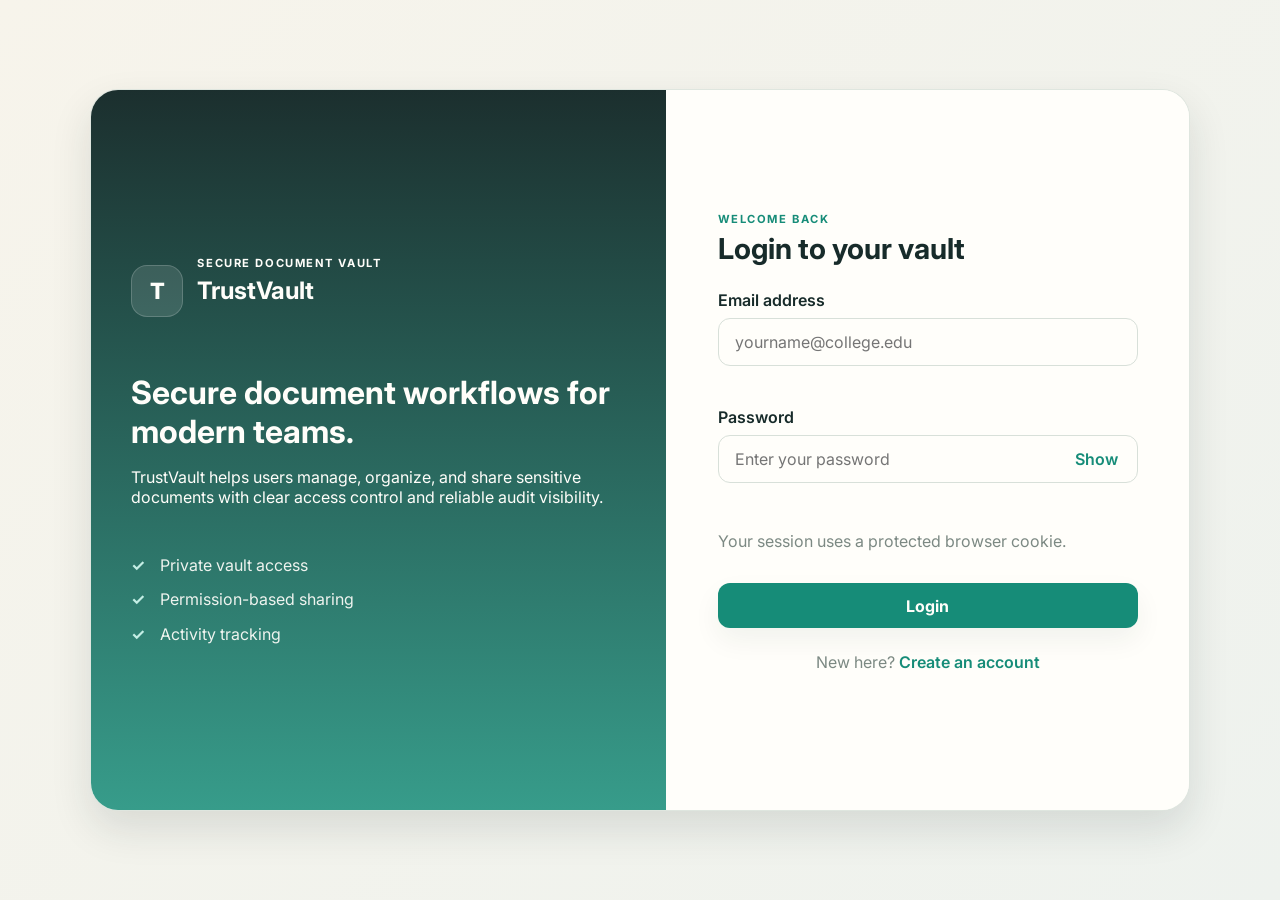
<file: index.html>
<!DOCTYPE html>
<html lang="en">
  <head>
    <meta charset="UTF-8" />
    <meta name="viewport" content="width=device-width, initial-scale=1.0" />
    <title>TrustVault | Login</title>
    <link rel="preconnect" href="https://fonts.googleapis.com" />
    <link rel="preconnect" href="https://fonts.gstatic.com" crossorigin />
    <link href="https://fonts.googleapis.com/css2?family=Inter:wght@400;500;600;700;800&display=swap" rel="stylesheet" />
    <link rel="stylesheet" href="css/style.css" />
  </head>
  <body class="auth-page">
    <div class="auth-shell">
      <section class="auth-panel auth-panel-visual">
        <div class="brand-wrap">
          <div class="brand-mark" aria-label="TrustVault logo">T</div>
          <div>
            <p class="eyebrow">SECURE DOCUMENT VAULT</p>
            <h1>TrustVault</h1>
          </div>
        </div>

        <div class="trust-copy">
          <h2>Secure document workflows for modern teams.</h2>
          <p>
            TrustVault helps users manage, organize, and share sensitive documents
            with clear access control and reliable audit visibility.
          </p>
        </div>

        <ul class="feature-list">
          <li>Private vault access</li>
          <li>Permission-based sharing</li>
          <li>Activity tracking</li>
        </ul>
      </section>

      <section class="auth-panel auth-panel-form">
        <div class="auth-card">
          <p class="eyebrow text-accent">Welcome back</p>
          <h2>Login to your vault</h2>

          <form id="loginForm" novalidate>
            <div class="field-group">
              <label for="loginEmail">Email address</label>
              <input id="loginEmail" name="email" type="email" placeholder="yourname@college.edu" required />
              <span class="error-message" data-error-for="loginEmail"></span>
            </div>

            <div class="field-group">
              <label for="loginPassword">Password</label>
              <div class="input-with-action">
                <input id="loginPassword" name="password" type="password" placeholder="Enter your password" required />
                <button type="button" class="inline-toggle" data-toggle-password="loginPassword" aria-label="Show password">Show</button>
              </div>
              <span class="error-message" data-error-for="loginPassword"></span>
            </div>

            <div class="helper-row">
              <span class="helper-text">Your session uses a protected browser cookie.</span>
            </div>

            <button type="submit" class="btn btn-primary btn-block">Login</button>
          </form>

          <p class="auth-footer">
            New here?
            <a href="register.html" class="text-link">Create an account</a>
          </p>
        </div>
      </section>
    </div>

    <div id="toastContainer" class="toast-container" aria-live="polite"></div>

    <script src="js/api.js"></script>
    <script src="js/app.js"></script>
    <script src="js/auth.js"></script>
  </body>
</html>
</file>
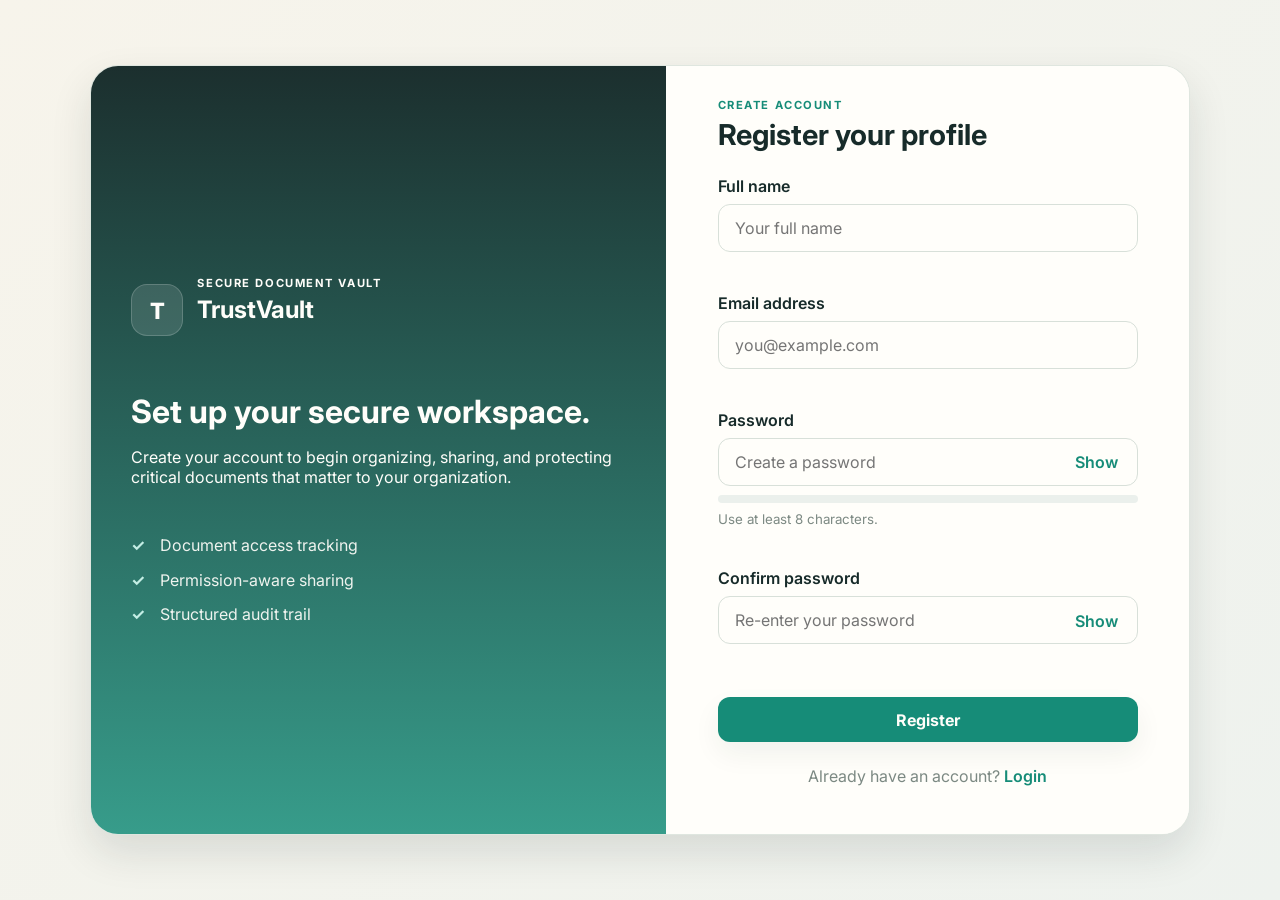
<file: register.html>
<!DOCTYPE html>
<html lang="en">
  <head>
    <meta charset="UTF-8" />
    <meta name="viewport" content="width=device-width, initial-scale=1.0" />
    <title>TrustVault | Register</title>
    <link rel="preconnect" href="https://fonts.googleapis.com" />
    <link rel="preconnect" href="https://fonts.gstatic.com" crossorigin />
    <link href="https://fonts.googleapis.com/css2?family=Inter:wght@400;500;600;700;800&display=swap" rel="stylesheet" />
    <link rel="stylesheet" href="css/style.css" />
  </head>
  <body class="auth-page">
    <div class="auth-shell">
      <section class="auth-panel auth-panel-visual">
        <div class="brand-wrap">
          <div class="brand-mark" aria-label="TrustVault logo">T</div>
          <div>
            <p class="eyebrow">SECURE DOCUMENT VAULT</p>
            <h1>TrustVault</h1>
          </div>
        </div>

        <div class="trust-copy">
          <h2>Set up your secure workspace.</h2>
          <p>
            Create your account to begin organizing, sharing, and protecting critical
            documents that matter to your organization.
          </p>
        </div>

        <ul class="feature-list">
          <li>Document access tracking</li>
          <li>Permission-aware sharing</li>
          <li>Structured audit trail</li>
        </ul>
      </section>

      <section class="auth-panel auth-panel-form">
        <div class="auth-card">
          <p class="eyebrow text-accent">Create account</p>
          <h2>Register your profile</h2>

          <form id="registerForm" novalidate>
            <div class="field-group">
              <label for="fullName">Full name</label>
              <input id="fullName" name="fullName" type="text" placeholder="Your full name" required />
              <span class="error-message" data-error-for="fullName"></span>
            </div>

            <div class="field-group">
              <label for="registerEmail">Email address</label>
              <input id="registerEmail" name="email" type="email" placeholder="you@example.com" required />
              <span class="error-message" data-error-for="registerEmail"></span>
            </div>

            <div class="field-group">
              <label for="registerPassword">Password</label>
              <div class="input-with-action">
                <input id="registerPassword" name="password" type="password" placeholder="Create a password" required />
                <button type="button" class="inline-toggle" data-toggle-password="registerPassword" aria-label="Show password">Show</button>
              </div>
              <div class="strength-meter" aria-live="polite">
                <span id="strengthBar"></span>
              </div>
              <small id="strengthText" class="helper-text">Use at least 8 characters.</small>
              <span class="error-message" data-error-for="registerPassword"></span>
            </div>

            <div class="field-group">
              <label for="confirmPassword">Confirm password</label>
              <div class="input-with-action">
                <input id="confirmPassword" name="confirmPassword" type="password" placeholder="Re-enter your password" required />
                <button type="button" class="inline-toggle" data-toggle-password="confirmPassword" aria-label="Show password">Show</button>
              </div>
              <span class="error-message" data-error-for="confirmPassword"></span>
            </div>

            <button type="submit" class="btn btn-primary btn-block">Register</button>
          </form>

          <p class="auth-footer">
            Already have an account?
            <a href="index.html" class="text-link">Login</a>
          </p>
        </div>
      </section>
    </div>

    <div id="toastContainer" class="toast-container" aria-live="polite"></div>

    <script src="js/api.js"></script>
    <script src="js/app.js"></script>
    <script src="js/auth.js"></script>
  </body>
</html>
</file>
<file: css/style.css>
:root {
  --charcoal: #172B2A;
  --teal: #168C78;
  --teal-dark: #0d6d5e;
  --teal-soft: rgba(22, 140, 120, 0.08);
  --warm-cream: #F4F0E6;
  --soft-white: #FFFEFA;
  --muted-gray: #7C8983;
  --light-border: #D8E0D9;
  --error-red: #B84242;
  --shadow: 0 18px 40px rgba(23, 43, 42, 0.12);
  --shadow-soft: 0 12px 28px rgba(23, 43, 42, 0.06);
  --radius-lg: 20px;
  --radius-md: 14px;
  --radius-sm: 10px;
}

* {
  box-sizing: border-box;
}

html {
  scroll-behavior: smooth;
}

body {
  margin: 0;
  font-family: 'Inter', sans-serif;
  background: var(--warm-cream);
  color: var(--charcoal);
}

img {
  max-width: 100%;
  display: block;
}

a {
  color: inherit;
  text-decoration: none;
}

button, input, select {
  font: inherit;
}

button {
  cursor: pointer;
}

input,
select {
  width: 100%;
  border: 1px solid var(--light-border);
  border-radius: 12px;
  background: var(--soft-white);
  padding: 0.82rem 1rem;
  color: var(--charcoal);
  transition: border-color 0.2s ease, box-shadow 0.2s ease;
}

input:focus,
select:focus,
button:focus,
.drop-zone:focus {
  outline: none;
  border-color: rgba(22, 140, 120, 0.5);
  box-shadow: 0 0 0 4px rgba(22, 140, 120, 0.12);
}

h1, h2, h3, h4, p {
  margin-top: 0;
}

h1, h2, h3 {
  color: var(--charcoal);
}

.eyebrow {
  margin: 0 0 0.35rem;
  letter-spacing: 0.14em;
  text-transform: uppercase;
  font-size: 0.7rem;
  font-weight: 700;
  color: var(--muted-gray);
}

.text-accent {
  color: var(--teal);
}

.auth-page {
  min-height: 100vh;
  display: grid;
  place-items: center;
  padding: 2rem;
  background: linear-gradient(135deg, #f7f4eb 0%, #eef2ee 100%);
}

.auth-shell {
  width: min(1100px, 100%);
  display: grid;
  grid-template-columns: 1.1fr 1fr;
  background: var(--soft-white);
  border: 1px solid rgba(216, 224, 217, 0.8);
  border-radius: 28px;
  box-shadow: var(--shadow);
  overflow: hidden;
}

.auth-panel {
  min-height: 720px;
}

.auth-panel-visual {
  background: linear-gradient(180deg, rgba(23, 43, 42, 0.98), rgba(22, 140, 120, 0.86));
  color: var(--soft-white);
  padding: 3rem 2.5rem;
  display: flex;
  flex-direction: column;
  justify-content: center;
}

.auth-panel-visual h1,
.auth-panel-visual h2,
.auth-panel-visual p,
.auth-panel-visual li {
  color: var(--soft-white);
}

.brand-wrap {
  display: flex;
  align-items: center;
  gap: 0.9rem;
}

.sidebar-brand {
  padding: 1.4rem 1.4rem 1rem;
}

.brand-mark {
  width: 52px;
  height: 52px;
  border-radius: 16px;
  display: grid;
  place-items: center;
  background: rgba(255, 255, 255, 0.12);
  border: 1px solid rgba(255, 255, 255, 0.18);
  font-size: 1.4rem;
  font-weight: 800;
}

.auth-panel-visual .brand-mark {
  background: rgba(255, 255, 255, 0.12);
}

.trust-copy {
  margin-top: 3rem;
}

.trust-copy h2 {
  font-size: clamp(2rem, 2.5vw, 2.8rem);
  margin-bottom: 1rem;
}

.feature-list {
  list-style: none;
  padding: 0;
  margin: 2rem 0 0;
  display: grid;
  gap: 0.9rem;
}

.feature-list li {
  position: relative;
  padding-left: 1.8rem;
  opacity: 0.92;
}

.feature-list li::before {
  content: '✓';
  position: absolute;
  left: 0;
  color: #d1f8ef;
  font-weight: 700;
}

.auth-panel-form {
  background: var(--soft-white);
  padding: 2rem;
  display: grid;
  place-items: center;
}

.auth-card {
  width: min(100%, 420px);
}

.auth-card h2 {
  font-size: clamp(1.8rem, 2vw, 2.3rem);
  margin-bottom: 1.5rem;
}

.field-group {
  margin-bottom: 1.1rem;
}

.field-group label {
  display: block;
  margin-bottom: 0.5rem;
  font-weight: 600;
  color: var(--charcoal);
}

.input-with-action {
  position: relative;
}

.input-with-action input {
  padding-right: 72px;
}

.inline-toggle {
  position: absolute;
  top: 50%;
  right: 0.6rem;
  transform: translateY(-50%);
  border: none;
  background: transparent;
  color: var(--teal);
  font-weight: 600;
  padding: 0.4rem 0.6rem;
}

.helper-row {
  display: flex;
  justify-content: space-between;
  align-items: center;
  gap: 1rem;
  margin: 0.25rem 0 1.25rem;
}

.check-row {
  display: inline-flex;
  align-items: center;
  gap: 0.5rem;
  color: var(--muted-gray);
  font-size: 0.92rem;
}

.check-row input {
  width: 16px;
  height: 16px;
}

.text-link {
  color: var(--teal);
  font-weight: 600;
}

.btn {
  display: inline-flex;
  align-items: center;
  justify-content: center;
  border: none;
  border-radius: 12px;
  padding: 0.8rem 1.2rem;
  font-weight: 700;
  box-shadow: var(--shadow-soft);
  transition: transform 0.2s ease, box-shadow 0.2s ease, background 0.2s ease, opacity 0.2s ease;
}

.btn:hover {
  transform: translateY(-1px);
  box-shadow: 0 14px 26px rgba(22, 140, 120, 0.15);
}

.btn-primary {
  background: var(--teal);
  color: var(--soft-white);
}

.btn-primary:hover {
  background: var(--teal-dark);
}

.btn-secondary {
  background: transparent;
  border: 1px solid var(--light-border);
  color: var(--charcoal);
}

.btn-block {
  width: 100%;
  margin-top: 0.75rem;
}

.auth-footer {
  margin-top: 1.5rem;
  text-align: center;
  color: var(--muted-gray);
}

.error-message {
  display: block;
  min-height: 1.2em;
  margin-top: 0.45rem;
  color: var(--error-red);
  font-size: 0.82rem;
}

.strength-meter {
  width: 100%;
  height: 8px;
  margin-top: 0.6rem;
  border-radius: 999px;
  overflow: hidden;
  background: #ebf0ec;
}

.strength-meter span {
  display: block;
  height: 100%;
  width: 0;
  background: var(--error-red);
  transition: width 0.2s ease, background 0.2s ease;
}

.helper-text {
  display: inline-block;
  margin-top: 0.45rem;
  color: var(--muted-gray);
}

.app-shell {
  display: grid;
  grid-template-columns: 280px minmax(0, 1fr);
  min-height: 100vh;
}

.sidebar {
  background: var(--charcoal);
  color: var(--soft-white);
  display: flex;
  flex-direction: column;
  border-right: 1px solid rgba(216, 224, 217, 0.2);
}

.sidebar .brand-mark {
  background: rgba(22, 140, 120, 0.2);
  border-color: rgba(255, 255, 255, 0.16);
}

.sidebar .brand-wrap h1,
.sidebar .brand-wrap p {
  color: var(--soft-white);
}

.sidebar-nav {
  display: grid;
  gap: 0.45rem;
  padding: 1rem 1rem 0;
}

.nav-item {
  display: flex;
  align-items: center;
  justify-content: space-between;
  padding: 0.9rem 1rem;
  border-radius: 12px;
  color: rgba(255, 255, 255, 0.8);
  border: 1px solid transparent;
  transition: background 0.2s ease, color 0.2s ease, border-color 0.2s ease, transform 0.2s ease;
}

.nav-item:hover,
.nav-item.active {
  background: rgba(22, 140, 120, 0.14);
  border-color: rgba(22, 140, 120, 0.28);
  color: var(--soft-white);
  transform: translateX(2px);
}

.sidebar-footer {
  margin-top: auto;
  padding: 1rem;
  border-top: 1px solid rgba(216, 224, 217, 0.12);
}

.user-pill {
  display: flex;
  align-items: center;
  gap: 0.8rem;
  background: rgba(255, 255, 255, 0.04);
  border-radius: 12px;
  padding: 0.7rem 0.8rem;
  margin-bottom: 0.75rem;
}

.user-avatar {
  width: 38px;
  height: 38px;
  border-radius: 50%;
  background: rgba(22, 140, 120, 0.26);
  color: var(--soft-white);
  display: grid;
  place-items: center;
  font-weight: 700;
}

.user-pill strong,
.user-pill small {
  display: block;
}

.user-pill small {
  color: rgba(255, 255, 255, 0.65);
}

.logout-link {
  background: rgba(255, 255, 255, 0.04);
}

.main-panel {
  background: var(--warm-cream);
}

.topbar {
  display: flex;
  align-items: center;
  justify-content: space-between;
  gap: 1rem;
  padding: 1.5rem 2rem 0.8rem;
  border-bottom: 1px solid rgba(23, 43, 42, 0.06);
  background: rgba(255, 255, 255, 0.16);
}

.topbar h2 {
  margin-bottom: 0;
  font-size: clamp(1.5rem, 2vw, 2rem);
}

.page-content {
  padding: 2rem;
}

.card {
  background: var(--soft-white);
  border: 1px solid var(--light-border);
  border-radius: var(--radius-lg);
  box-shadow: var(--shadow-soft);
  transition: transform 0.2s ease, box-shadow 0.2s ease;
}

.card:hover {
  transform: translateY(-2px);
  box-shadow: 0 16px 28px rgba(23, 43, 42, 0.08);
}

.hero-card {
  padding: 1.5rem 1.4rem;
  display: flex;
  justify-content: space-between;
  align-items: center;
  gap: 1rem;
}

.hero-card h3 {
  margin-bottom: 0.4rem;
}

.hero-card p {
  color: var(--muted-gray);
}

.hero-metrics {
  display: flex;
  flex-direction: column;
  gap: 0.6rem;
  font-weight: 600;
  color: var(--teal);
}

.stats-grid {
  display: grid;
  grid-template-columns: repeat(3, minmax(0, 1fr));
  gap: 1rem;
  margin-top: 1.2rem;
}

.stat-card {
  padding: 1.25rem 1.35rem;
  display: flex;
  justify-content: space-between;
  align-items: flex-start;
  gap: 1rem;
}

.stat-card h3 {
  font-size: 2rem;
  margin-bottom: 0;
}

.stat-card p {
  margin-bottom: 0.3rem;
  color: var(--muted-gray);
}

.stat-chip {
  display: inline-flex;
  font-size: 0.78rem;
  border-radius: 999px;
  padding: 0.38rem 0.7rem;
  font-weight: 700;
}

.stat-chip.positive {
  background: rgba(22, 140, 120, 0.1);
  color: var(--teal-dark);
}

.stat-chip.neutral {
  background: rgba(124, 137, 131, 0.12);
  color: var(--charcoal);
}

.two-column-layout {
  display: grid;
  grid-template-columns: 1.3fr 0.9fr;
  gap: 1rem;
  margin-top: 1.2rem;
}

.section-head {
  display: flex;
  justify-content: space-between;
  align-items: center;
  gap: 1rem;
  padding: 1.25rem 1.4rem 0.9rem;
}

.section-head.with-padding {
  padding-bottom: 0.75rem;
}

.activity-list {
  list-style: none;
  padding: 0 1.4rem 1.2rem;
  margin: 0;
  display: grid;
  gap: 1rem;
}

.activity-list li {
  display: grid;
  grid-template-columns: 12px minmax(0, 1fr) auto;
  align-items: center;
  gap: 0.8rem;
  padding: 0.7rem 0;
  border-bottom: 1px solid rgba(216, 224, 217, 0.8);
}

.activity-list li:last-child {
  border-bottom: none;
}

.activity-list strong {
  display: block;
  margin-bottom: 0.2rem;
}

.activity-list p,
.activity-list time {
  margin: 0;
  color: var(--muted-gray);
  font-size: 0.82rem;
}

.activity-dot {
  width: 10px;
  height: 10px;
  border-radius: 50%;
  display: inline-block;
}

.activity-dot.success {
  background: var(--teal);
}

.activity-dot.warning {
  background: #d89a45;
}

.activity-dot.info {
  background: #4d89c9;
}

.quick-grid {
  display: grid;
  grid-template-columns: repeat(2, minmax(0, 1fr));
  gap: 1rem;
  padding: 0 1.4rem 1.4rem;
}

.quick-card {
  display: flex;
  flex-direction: column;
  align-items: center;
  justify-content: center;
  gap: 0.55rem;
  text-align: center;
  min-height: 120px;
  padding: 1rem;
  border-radius: 16px;
  border: 1px solid var(--light-border);
  background: rgba(22, 140, 120, 0.03);
  color: var(--charcoal);
  font-weight: 600;
  transition: transform 0.2s ease, border-color 0.2s ease, background 0.2s ease;
}

.quick-card:hover {
  transform: translateY(-2px);
  background: rgba(22, 140, 120, 0.06);
  border-color: rgba(22, 140, 120, 0.24);
}

.quick-icon {
  font-size: 1.8rem;
}

.mock-note {
  margin-top: 1rem;
  padding: 1rem 1.2rem;
  color: var(--muted-gray);
}

.no-pad {
  padding: 0;
}

.table-card {
  overflow: hidden;
}

.toolbar {
  display: flex;
  justify-content: space-between;
  align-items: center;
  gap: 1rem;
  flex-wrap: wrap;
  padding: 1rem 1.2rem;
  border-bottom: 1px solid var(--light-border);
  background: rgba(244, 240, 230, 0.35);
}

.toolbar-group {
  display: flex;
  align-items: center;
  gap: 0.6rem;
}

.toolbar-group label {
  color: var(--muted-gray);
  font-weight: 600;
}

.search-group {
  flex: 1 1 280px;
}

.search-group input {
  min-width: 0;
}

.table-wrap {
  overflow-x: auto;
}

table {
  width: 100%;
  border-collapse: collapse;
}

th,
td {
  padding: 1rem 1.1rem;
  text-align: left;
  border-bottom: 1px solid var(--light-border);
}

th {
  background: rgba(23, 43, 42, 0.03);
  color: var(--charcoal);
  font-size: 0.83rem;
  letter-spacing: 0.04em;
  text-transform: uppercase;
}

td {
  color: var(--charcoal);
}

.status-badge {
  display: inline-flex;
  align-items: center;
  padding: 0.38rem 0.7rem;
  border-radius: 999px;
  font-size: 0.75rem;
  font-weight: 700;
}

.status-badge.active,
.status-badge.shared,
.status-badge.view,
.status-badge.success {
  background: rgba(22, 140, 120, 0.1);
  color: var(--teal-dark);
}

.status-badge.warning,
.status-badge.pending {
  background: rgba(216, 154, 69, 0.12);
  color: #a76d16;
}

.action-group {
  display: flex;
  flex-wrap: wrap;
  gap: 0.5rem;
}

.action-button {
  border: 1px solid var(--light-border);
  background: var(--soft-white);
  color: var(--charcoal);
  border-radius: 10px;
  padding: 0.45rem 0.7rem;
  font-size: 0.8rem;
  font-weight: 600;
}

.action-button.primary {
  background: rgba(22, 140, 120, 0.08);
  border-color: rgba(22, 140, 120, 0.2);
  color: var(--teal-dark);
}

.action-button.danger {
  background: rgba(184, 66, 66, 0.06);
  border-color: rgba(184, 66, 66, 0.2);
  color: var(--error-red);
}

.empty-state {
  text-align: center;
  padding: 2.5rem 1rem;
  color: var(--muted-gray);
}

.empty-state h3 {
  margin-bottom: 0.4rem;
}

.hidden {
  display: none !important;
}

.narrow-layout {
  max-width: 760px;
  margin: 0 auto;
}

.upload-card {
  padding: 1.5rem;
}

.drop-zone {
  border: 2px dashed rgba(22, 140, 120, 0.42);
  border-radius: 18px;
  background: rgba(22, 140, 120, 0.03);
  padding: 2rem 1rem;
  text-align: center;
  transition: border-color 0.2s ease, background 0.2s ease;
}

.drop-zone.drag-active {
  border-color: var(--teal);
  background: rgba(22, 140, 120, 0.06);
}

.drop-icon {
  font-size: 2.5rem;
  margin-bottom: 0.5rem;
}

.file-picker-label {
  margin-top: 0.6rem;
}

.upload-meta {
  display: grid;
  grid-template-columns: repeat(2, minmax(0, 1fr));
  gap: 1rem;
  margin-top: 1.2rem;
}

.upload-meta p {
  margin-top: 0.4rem;
  color: var(--muted-gray);
}

.upload-rules {
  margin-top: 1.2rem;
  padding: 1rem;
  border-radius: 12px;
  background: rgba(124, 137, 131, 0.05);
  color: var(--charcoal);
}

.form-status {
  min-height: 24px;
  margin-top: 1rem;
  font-weight: 600;
}

.form-status.success {
  color: var(--teal-dark);
}

.form-status.error {
  color: var(--error-red);
}

.form-status.info {
  color: var(--muted-gray);
}

.form-grid {
  display: grid;
  gap: 1rem;
}

.two-col-grid {
  grid-template-columns: repeat(2, minmax(0, 1fr));
}

.permissions-form-card,
.table-card {
  margin-top: 1.2rem;
}

.form-actions {
  display: flex;
  align-items: center;
  gap: 0.8rem;
  margin-top: 1rem;
}

.toast-container {
  position: fixed;
  right: 1.25rem;
  bottom: 1.25rem;
  display: grid;
  gap: 0.75rem;
  z-index: 2000;
}

.toast {
  min-width: 260px;
  max-width: 340px;
  background: var(--charcoal);
  color: var(--soft-white);
  border-radius: 14px;
  padding: 0.9rem 1rem;
  box-shadow: var(--shadow);
  opacity: 0;
  transform: translateY(12px);
  animation: toast-in 0.25s ease forwards;
}

.toast.success {
  background: var(--teal-dark);
}

.toast.error {
  background: var(--error-red);
}

.toast.info {
  background: var(--charcoal);
}

@keyframes toast-in {
  to {
    opacity: 1;
    transform: translateY(0);
  }
}

.sr-only {
  position: absolute;
  width: 1px;
  height: 1px;
  padding: 0;
  margin: -1px;
  overflow: hidden;
  clip: rect(0, 0, 0, 0);
  white-space: nowrap;
  border: 0;
}

.mobile-nav-toggle {
  display: none;
  border: none;
  background: transparent;
  color: var(--charcoal);
  font-size: 1.8rem;
}

@media (max-width: 980px) {
  .auth-shell,
  .two-column-layout,
  .stats-grid {
    grid-template-columns: 1fr;
  }

  .app-shell {
    grid-template-columns: 1fr;
  }

  .sidebar {
    display: none;
    padding-bottom: 0.5rem;
  }

  .sidebar.is-open {
    display: flex;
  }

  .sidebar-nav {
    grid-template-columns: repeat(2, minmax(0, 1fr));
  }

  .mobile-nav-toggle {
    display: inline-flex;
    align-items: center;
  }
}

@media (max-width: 640px) {
  .auth-page {
    padding: 1rem;
  }

  .auth-panel {
    min-height: auto;
  }

  .auth-panel-form,
  .auth-panel-visual {
    padding: 1.25rem;
  }

  .topbar,
  .page-content {
    padding-left: 1rem;
    padding-right: 1rem;
  }

  .toolbar,
  .helper-row,
  .form-actions,
  .hero-card,
  .upload-meta,
  .two-col-grid {
    grid-template-columns: 1fr;
    display: grid;
  }

  .sidebar-nav {
    grid-template-columns: 1fr;
  }
}
</file>
